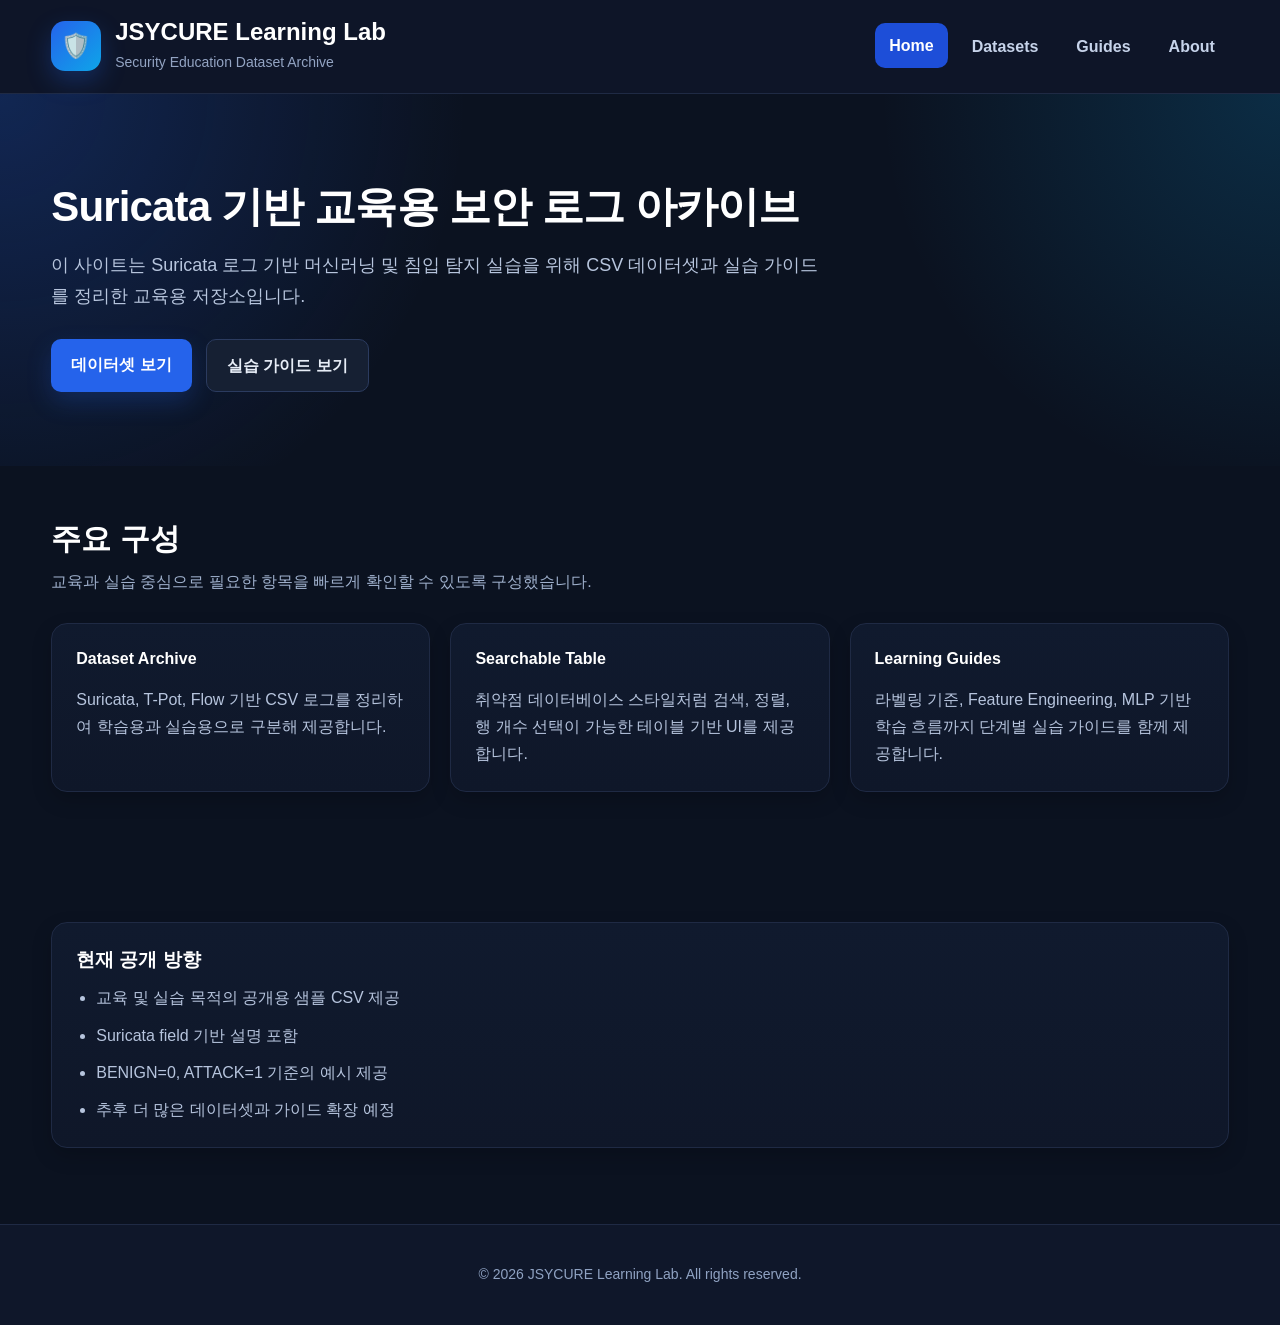
<file: index.html>
<!DOCTYPE html>
<html lang="ko">
<head>
    <meta charset="UTF-8">
    <meta name="viewport" content="width=device-width, initial-scale=1.0">
    <title>JSYCURE Learning Lab</title>
    <link rel="stylesheet" href="assets/style.css">
</head>
<body>
    <header class="site-header">
        <div class="container header-inner">
            <div class="brand">
                <div class="brand-icon">🛡️</div>
                <div>
                    <h1>JSYCURE Learning Lab</h1>
                    <p>Security Education Dataset Archive</p>
                </div>
            </div>

            <nav class="nav">
                <a href="index.html" class="active">Home</a>
                <a href="datasets.html">Datasets</a>
                <a href="guides.html">Guides</a>
                <a href="about.html">About</a>
            </nav>
        </div>
    </header>

    <main>
        <section class="hero">
            <div class="container">
                <h2>Suricata 기반 교육용 보안 로그 아카이브</h2>
                <p>
                    이 사이트는 Suricata 로그 기반 머신러닝 및 침입 탐지 실습을 위해
                    CSV 데이터셋과 실습 가이드를 정리한 교육용 저장소입니다.
                </p>

                <div class="hero-buttons">
                    <a href="datasets.html" class="btn btn-primary">데이터셋 보기</a>
                    <a href="guides.html" class="btn btn-secondary">실습 가이드 보기</a>
                </div>
            </div>
        </section>

        <section class="features-section">
            <div class="container">
                <div class="section-title">
                    <h3>주요 구성</h3>
                    <p>교육과 실습 중심으로 필요한 항목을 빠르게 확인할 수 있도록 구성했습니다.</p>
                </div>

                <div class="card-grid">
                    <div class="card">
                        <h4>Dataset Archive</h4>
                        <p>
                            Suricata, T-Pot, Flow 기반 CSV 로그를 정리하여
                            학습용과 실습용으로 구분해 제공합니다.
                        </p>
                    </div>

                    <div class="card">
                        <h4>Searchable Table</h4>
                        <p>
                            취약점 데이터베이스 스타일처럼 검색, 정렬, 행 개수 선택이 가능한
                            테이블 기반 UI를 제공합니다.
                        </p>
                    </div>

                    <div class="card">
                        <h4>Learning Guides</h4>
                        <p>
                            라벨링 기준, Feature Engineering, MLP 기반 학습 흐름까지
                            단계별 실습 가이드를 함께 제공합니다.
                        </p>
                    </div>
                </div>
            </div>
        </section>

        <section class="summary-section">
            <div class="container">
                <div class="summary-box">
                    <h3>현재 공개 방향</h3>
                    <ul>
                        <li>교육 및 실습 목적의 공개용 샘플 CSV 제공</li>
                        <li>Suricata field 기반 설명 포함</li>
                        <li>BENIGN=0, ATTACK=1 기준의 예시 제공</li>
                        <li>추후 더 많은 데이터셋과 가이드 확장 예정</li>
                    </ul>
                </div>
            </div>
        </section>
    </main>

    <footer class="site-footer">
        <div class="container footer-inner">
            <p>© 2026 JSYCURE Learning Lab. All rights reserved.</p>
        </div>
    </footer>
</body>
</html>
</file>
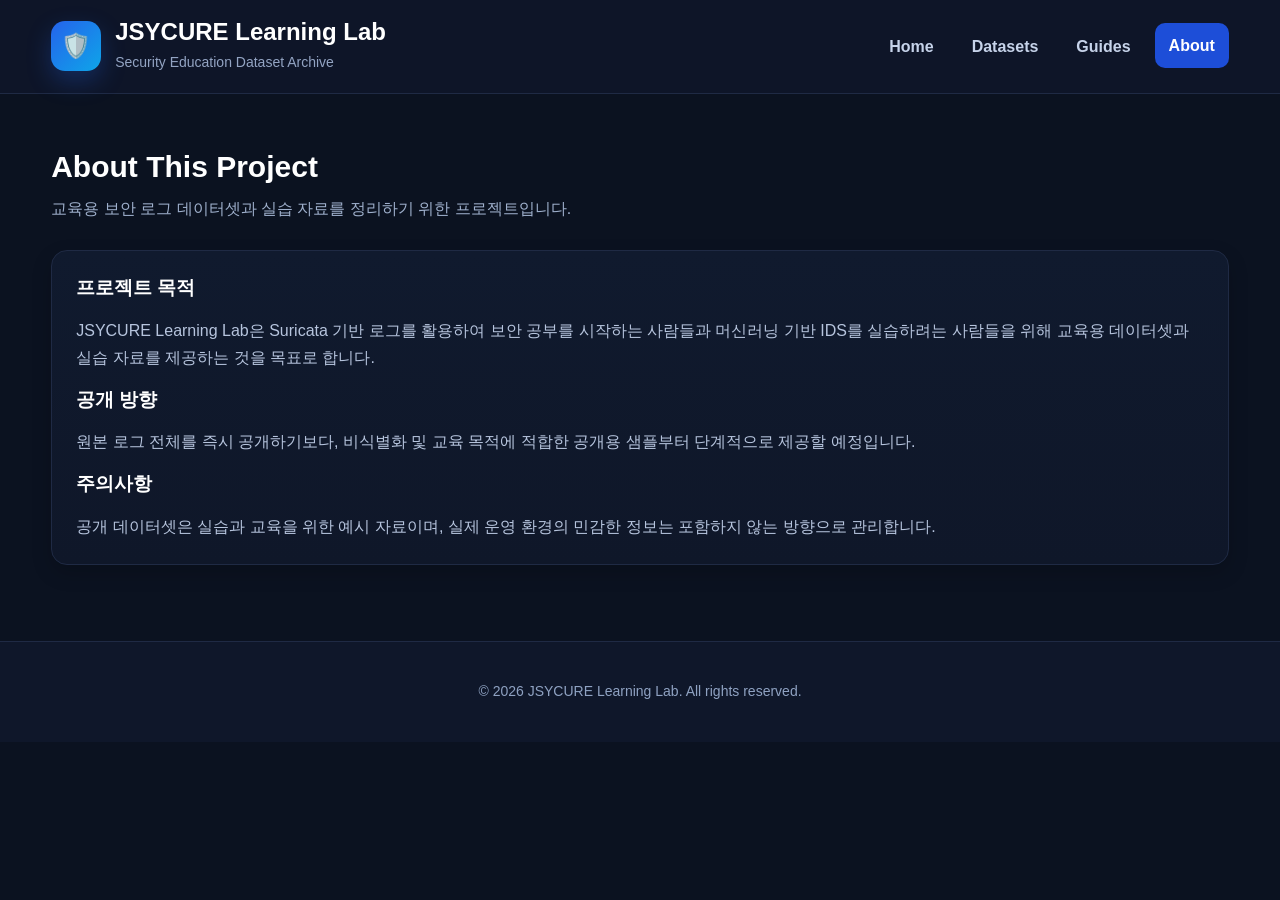
<file: about.html>
<!DOCTYPE html>
<html lang="ko">
<head>
    <meta charset="UTF-8">
    <meta name="viewport" content="width=device-width, initial-scale=1.0">
    <title>About | JSYCURE Learning Lab</title>
    <link rel="stylesheet" href="assets/style.css">
</head>
<body>
    <header class="site-header">
        <div class="container header-inner">
            <div class="brand">
                <div class="brand-icon">🛡️</div>
                <div>
                    <h1>JSYCURE Learning Lab</h1>
                    <p>Security Education Dataset Archive</p>
                </div>
            </div>

            <nav class="nav">
                <a href="index.html">Home</a>
                <a href="datasets.html">Datasets</a>
                <a href="guides.html">Guides</a>
                <a href="about.html" class="active">About</a>
            </nav>
        </div>
    </header>

    <main class="page-main">
        <section class="container">
            <div class="page-heading">
                <h2>About This Project</h2>
                <p>교육용 보안 로그 데이터셋과 실습 자료를 정리하기 위한 프로젝트입니다.</p>
            </div>

            <div class="content-box">
                <h3>프로젝트 목적</h3>
                <p>
                    JSYCURE Learning Lab은 Suricata 기반 로그를 활용하여
                    보안 공부를 시작하는 사람들과 머신러닝 기반 IDS를 실습하려는 사람들을 위해
                    교육용 데이터셋과 실습 자료를 제공하는 것을 목표로 합니다.
                </p>

                <h3>공개 방향</h3>
                <p>
                    원본 로그 전체를 즉시 공개하기보다,
                    비식별화 및 교육 목적에 적합한 공개용 샘플부터 단계적으로 제공할 예정입니다.
                </p>

                <h3>주의사항</h3>
                <p>
                    공개 데이터셋은 실습과 교육을 위한 예시 자료이며,
                    실제 운영 환경의 민감한 정보는 포함하지 않는 방향으로 관리합니다.
                </p>
            </div>
        </section>
    </main>

    <footer class="site-footer">
        <div class="container footer-inner">
            <p>© 2026 JSYCURE Learning Lab. All rights reserved.</p>
        </div>
    </footer>
</body>
</html>
</file>
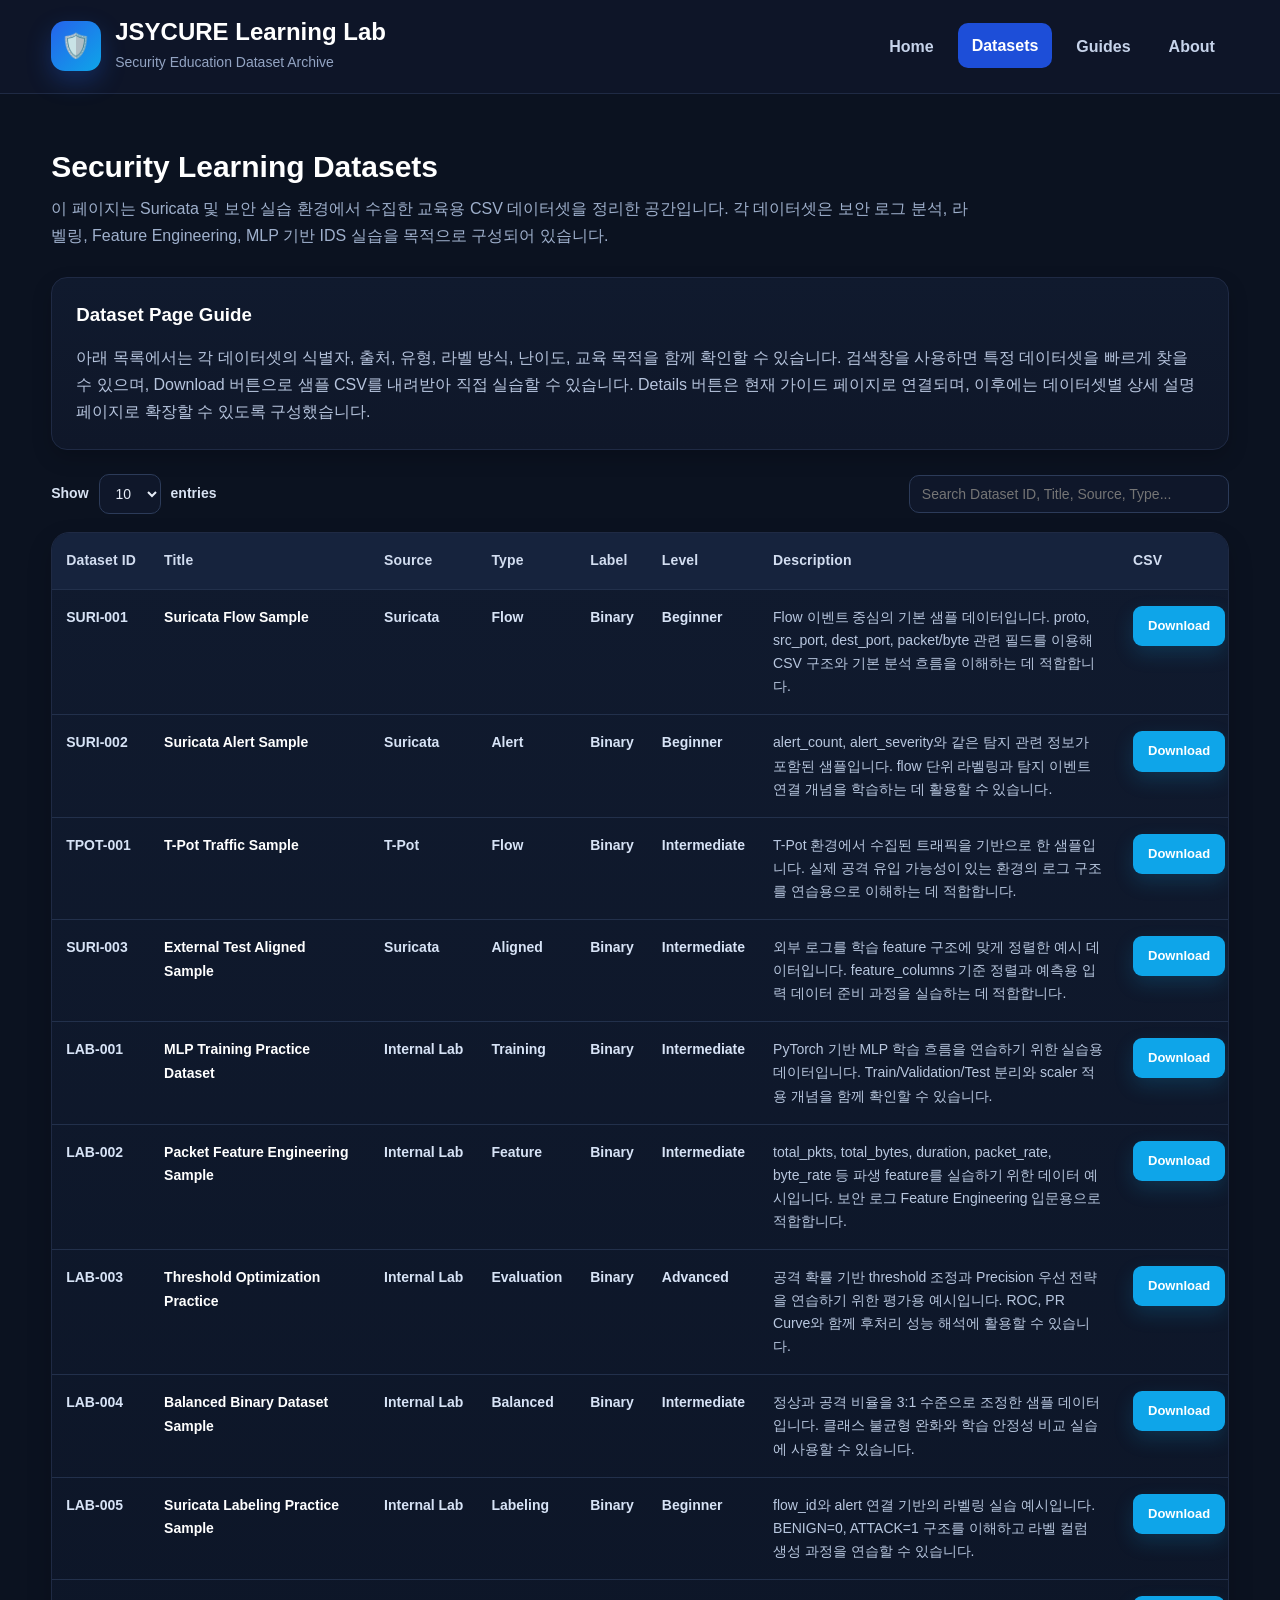
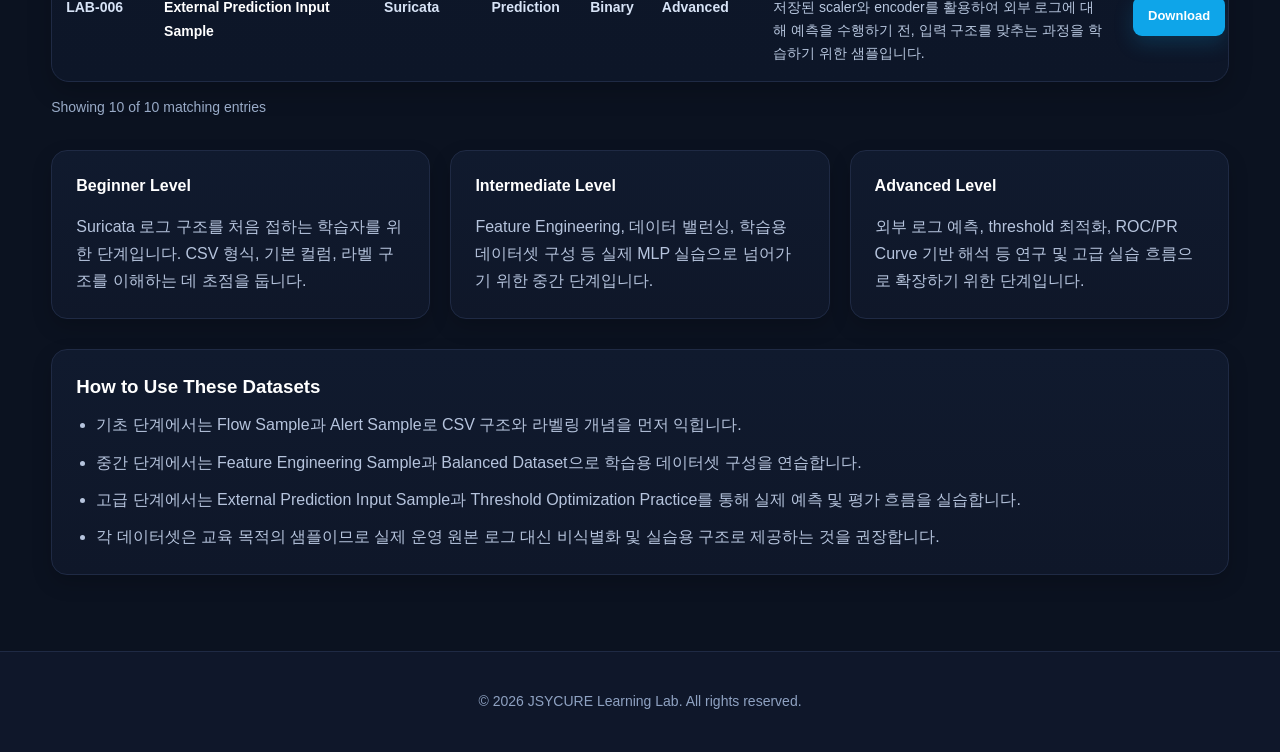
<file: datasets.html>
<!DOCTYPE html>
<html lang="ko">
<head>
    <meta charset="UTF-8">
    <meta name="viewport" content="width=device-width, initial-scale=1.0">
    <title>Datasets | JSYCURE Learning Lab</title>
    <link rel="stylesheet" href="assets/style.css">
</head>
<body>
    <header class="site-header">
        <div class="container header-inner">
            <div class="brand">
                <div class="brand-icon">🛡️</div>
                <div>
                    <h1>JSYCURE Learning Lab</h1>
                    <p>Security Education Dataset Archive</p>
                </div>
            </div>

            <nav class="nav">
                <a href="index.html">Home</a>
                <a href="datasets.html" class="active">Datasets</a>
                <a href="guides.html">Guides</a>
                <a href="about.html">About</a>
            </nav>
        </div>
    </header>

    <main class="page-main">
        <section class="container">
            <div class="page-heading">
                <h2>Security Learning Datasets</h2>
                <p>
                    이 페이지는 Suricata 및 보안 실습 환경에서 수집한 교육용 CSV 데이터셋을 정리한 공간입니다.
                    각 데이터셋은 보안 로그 분석, 라벨링, Feature Engineering, MLP 기반 IDS 실습을 목적으로 구성되어 있습니다.
                </p>
            </div>

            <div class="content-box" style="margin-bottom: 24px;">
                <h3>Dataset Page Guide</h3>
                <p>
                    아래 목록에서는 각 데이터셋의 식별자, 출처, 유형, 라벨 방식, 난이도, 교육 목적을 함께 확인할 수 있습니다.
                    검색창을 사용하면 특정 데이터셋을 빠르게 찾을 수 있으며,
                    Download 버튼으로 샘플 CSV를 내려받아 직접 실습할 수 있습니다.
                    Details 버튼은 현재 가이드 페이지로 연결되며,
                    이후에는 데이터셋별 상세 설명 페이지로 확장할 수 있도록 구성했습니다.
                </p>
            </div>

            <div class="table-toolbar">
                <div class="entries-box">
                    <label for="entriesSelect">Show</label>
                    <select id="entriesSelect">
                        <option value="5">5</option>
                        <option value="10" selected>10</option>
                        <option value="15">15</option>
                        <option value="20">20</option>
                    </select>
                    <span>entries</span>
                </div>

                <div class="search-box">
                    <input type="text" id="searchInput" placeholder="Search Dataset ID, Title, Source, Type...">
                </div>
            </div>

            <div class="table-wrapper">
                <table class="dataset-table">
                    <thead>
                        <tr>
                            <th>Dataset ID</th>
                            <th>Title</th>
                            <th>Source</th>
                            <th>Type</th>
                            <th>Label</th>
                            <th>Level</th>
                            <th>Description</th>
                            <th>CSV</th>
                            <th>Details</th>
                        </tr>
                    </thead>
                    <tbody id="datasetTableBody">
                        <tr>
                            <td>SURI-001</td>
                            <td>Suricata Flow Sample</td>
                            <td>Suricata</td>
                            <td>Flow</td>
                            <td>Binary</td>
                            <td>Beginner</td>
                            <td>
                                Flow 이벤트 중심의 기본 샘플 데이터입니다.
                                proto, src_port, dest_port, packet/byte 관련 필드를 이용해
                                CSV 구조와 기본 분석 흐름을 이해하는 데 적합합니다.
                            </td>
                            <td><a class="table-btn" href="data/suricata-flow-sample.csv" download>Download</a></td>
                            <td><a class="table-btn secondary" href="guides.html">Details</a></td>
                        </tr>

                        <tr>
                            <td>SURI-002</td>
                            <td>Suricata Alert Sample</td>
                            <td>Suricata</td>
                            <td>Alert</td>
                            <td>Binary</td>
                            <td>Beginner</td>
                            <td>
                                alert_count, alert_severity와 같은 탐지 관련 정보가 포함된 샘플입니다.
                                flow 단위 라벨링과 탐지 이벤트 연결 개념을 학습하는 데 활용할 수 있습니다.
                            </td>
                            <td><a class="table-btn" href="data/suricata-alert-sample.csv" download>Download</a></td>
                            <td><a class="table-btn secondary" href="guides.html">Details</a></td>
                        </tr>

                        <tr>
                            <td>TPOT-001</td>
                            <td>T-Pot Traffic Sample</td>
                            <td>T-Pot</td>
                            <td>Flow</td>
                            <td>Binary</td>
                            <td>Intermediate</td>
                            <td>
                                T-Pot 환경에서 수집된 트래픽을 기반으로 한 샘플입니다.
                                실제 공격 유입 가능성이 있는 환경의 로그 구조를 연습용으로 이해하는 데 적합합니다.
                            </td>
                            <td><a class="table-btn" href="data/tpot-traffic-sample.csv" download>Download</a></td>
                            <td><a class="table-btn secondary" href="guides.html">Details</a></td>
                        </tr>

                        <tr>
                            <td>SURI-003</td>
                            <td>External Test Aligned Sample</td>
                            <td>Suricata</td>
                            <td>Aligned</td>
                            <td>Binary</td>
                            <td>Intermediate</td>
                            <td>
                                외부 로그를 학습 feature 구조에 맞게 정렬한 예시 데이터입니다.
                                feature_columns 기준 정렬과 예측용 입력 데이터 준비 과정을 실습하는 데 적합합니다.
                            </td>
                            <td><a class="table-btn" href="data/suricata-flow-sample.csv" download>Download</a></td>
                            <td><a class="table-btn secondary" href="guides.html">Details</a></td>
                        </tr>

                        <tr>
                            <td>LAB-001</td>
                            <td>MLP Training Practice Dataset</td>
                            <td>Internal Lab</td>
                            <td>Training</td>
                            <td>Binary</td>
                            <td>Intermediate</td>
                            <td>
                                PyTorch 기반 MLP 학습 흐름을 연습하기 위한 실습용 데이터입니다.
                                Train/Validation/Test 분리와 scaler 적용 개념을 함께 확인할 수 있습니다.
                            </td>
                            <td><a class="table-btn" href="data/suricata-alert-sample.csv" download>Download</a></td>
                            <td><a class="table-btn secondary" href="guides.html">Details</a></td>
                        </tr>

                        <tr>
                            <td>LAB-002</td>
                            <td>Packet Feature Engineering Sample</td>
                            <td>Internal Lab</td>
                            <td>Feature</td>
                            <td>Binary</td>
                            <td>Intermediate</td>
                            <td>
                                total_pkts, total_bytes, duration, packet_rate, byte_rate 등
                                파생 feature를 실습하기 위한 데이터 예시입니다.
                                보안 로그 Feature Engineering 입문용으로 적합합니다.
                            </td>
                            <td><a class="table-btn" href="data/tpot-traffic-sample.csv" download>Download</a></td>
                            <td><a class="table-btn secondary" href="guides.html">Details</a></td>
                        </tr>

                        <tr>
                            <td>LAB-003</td>
                            <td>Threshold Optimization Practice</td>
                            <td>Internal Lab</td>
                            <td>Evaluation</td>
                            <td>Binary</td>
                            <td>Advanced</td>
                            <td>
                                공격 확률 기반 threshold 조정과 Precision 우선 전략을 연습하기 위한 평가용 예시입니다.
                                ROC, PR Curve와 함께 후처리 성능 해석에 활용할 수 있습니다.
                            </td>
                            <td><a class="table-btn" href="data/suricata-flow-sample.csv" download>Download</a></td>
                            <td><a class="table-btn secondary" href="guides.html">Details</a></td>
                        </tr>

                        <tr>
                            <td>LAB-004</td>
                            <td>Balanced Binary Dataset Sample</td>
                            <td>Internal Lab</td>
                            <td>Balanced</td>
                            <td>Binary</td>
                            <td>Intermediate</td>
                            <td>
                                정상과 공격 비율을 3:1 수준으로 조정한 샘플 데이터입니다.
                                클래스 불균형 완화와 학습 안정성 비교 실습에 사용할 수 있습니다.
                            </td>
                            <td><a class="table-btn" href="data/suricata-alert-sample.csv" download>Download</a></td>
                            <td><a class="table-btn secondary" href="guides.html">Details</a></td>
                        </tr>

                        <tr>
                            <td>LAB-005</td>
                            <td>Suricata Labeling Practice Sample</td>
                            <td>Internal Lab</td>
                            <td>Labeling</td>
                            <td>Binary</td>
                            <td>Beginner</td>
                            <td>
                                flow_id와 alert 연결 기반의 라벨링 실습 예시입니다.
                                BENIGN=0, ATTACK=1 구조를 이해하고 라벨 컬럼 생성 과정을 연습할 수 있습니다.
                            </td>
                            <td><a class="table-btn" href="data/tpot-traffic-sample.csv" download>Download</a></td>
                            <td><a class="table-btn secondary" href="guides.html">Details</a></td>
                        </tr>

                        <tr>
                            <td>LAB-006</td>
                            <td>External Prediction Input Sample</td>
                            <td>Suricata</td>
                            <td>Prediction</td>
                            <td>Binary</td>
                            <td>Advanced</td>
                            <td>
                                저장된 scaler와 encoder를 활용하여 외부 로그에 대해 예측을 수행하기 전,
                                입력 구조를 맞추는 과정을 학습하기 위한 샘플입니다.
                            </td>
                            <td><a class="table-btn" href="data/suricata-flow-sample.csv" download>Download</a></td>
                            <td><a class="table-btn secondary" href="guides.html">Details</a></td>
                        </tr>
                    </tbody>
                </table>
            </div>

            <div class="table-footer">
                <p id="tableCountInfo">Showing dataset entries</p>
            </div>
        </section>

        <section class="container" style="margin-top: 30px;">
            <div class="card-grid">
                <div class="card">
                    <h4>Beginner Level</h4>
                    <p>
                        Suricata 로그 구조를 처음 접하는 학습자를 위한 단계입니다.
                        CSV 형식, 기본 컬럼, 라벨 구조를 이해하는 데 초점을 둡니다.
                    </p>
                </div>

                <div class="card">
                    <h4>Intermediate Level</h4>
                    <p>
                        Feature Engineering, 데이터 밸런싱, 학습용 데이터셋 구성 등
                        실제 MLP 실습으로 넘어가기 위한 중간 단계입니다.
                    </p>
                </div>

                <div class="card">
                    <h4>Advanced Level</h4>
                    <p>
                        외부 로그 예측, threshold 최적화, ROC/PR Curve 기반 해석 등
                        연구 및 고급 실습 흐름으로 확장하기 위한 단계입니다.
                    </p>
                </div>
            </div>
        </section>

        <section class="container" style="margin-top: 30px;">
            <div class="summary-box">
                <h3>How to Use These Datasets</h3>
                <ul>
                    <li>기초 단계에서는 Flow Sample과 Alert Sample로 CSV 구조와 라벨링 개념을 먼저 익힙니다.</li>
                    <li>중간 단계에서는 Feature Engineering Sample과 Balanced Dataset으로 학습용 데이터셋 구성을 연습합니다.</li>
                    <li>고급 단계에서는 External Prediction Input Sample과 Threshold Optimization Practice를 통해 실제 예측 및 평가 흐름을 실습합니다.</li>
                    <li>각 데이터셋은 교육 목적의 샘플이므로 실제 운영 원본 로그 대신 비식별화 및 실습용 구조로 제공하는 것을 권장합니다.</li>
                </ul>
            </div>
        </section>
    </main>

    <footer class="site-footer">
        <div class="container footer-inner">
            <p>© 2026 JSYCURE Learning Lab. All rights reserved.</p>
        </div>
    </footer>

    <script src="assets/app.js"></script>
</body>
</html>
</file>
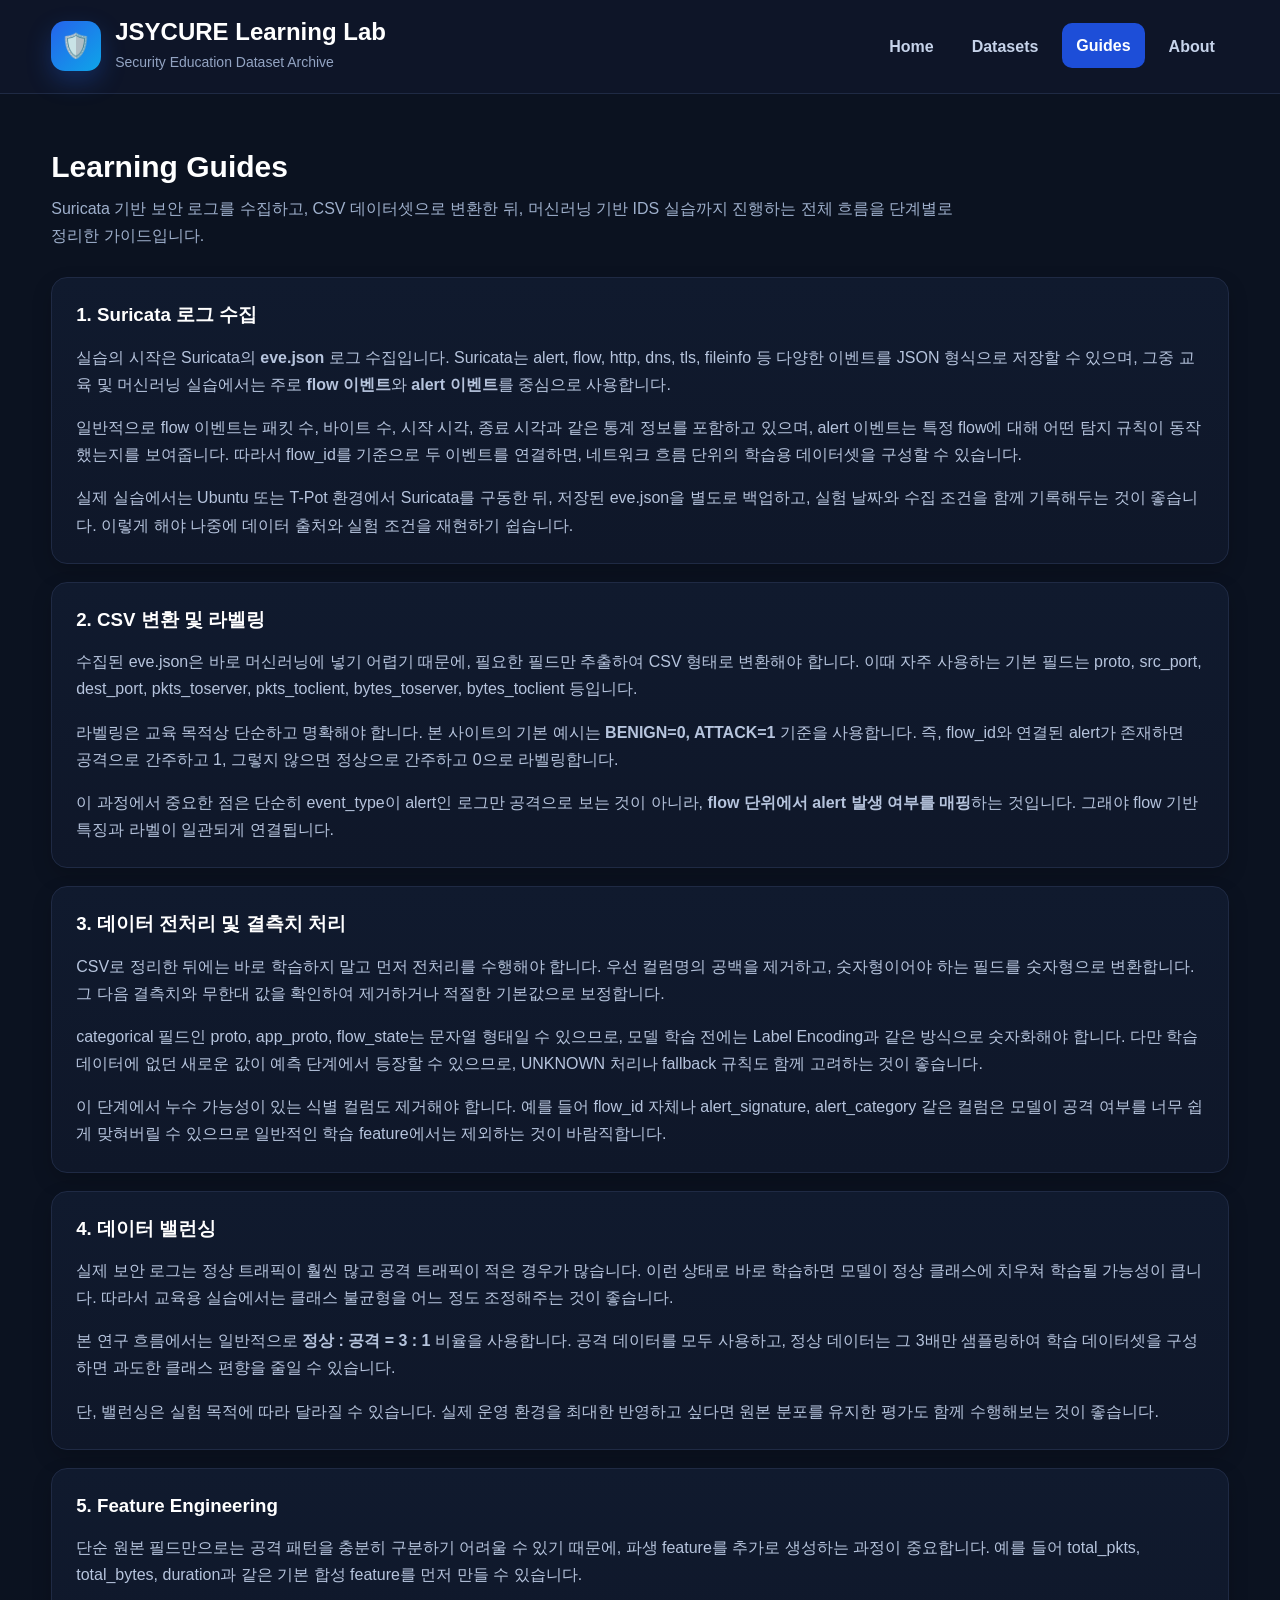
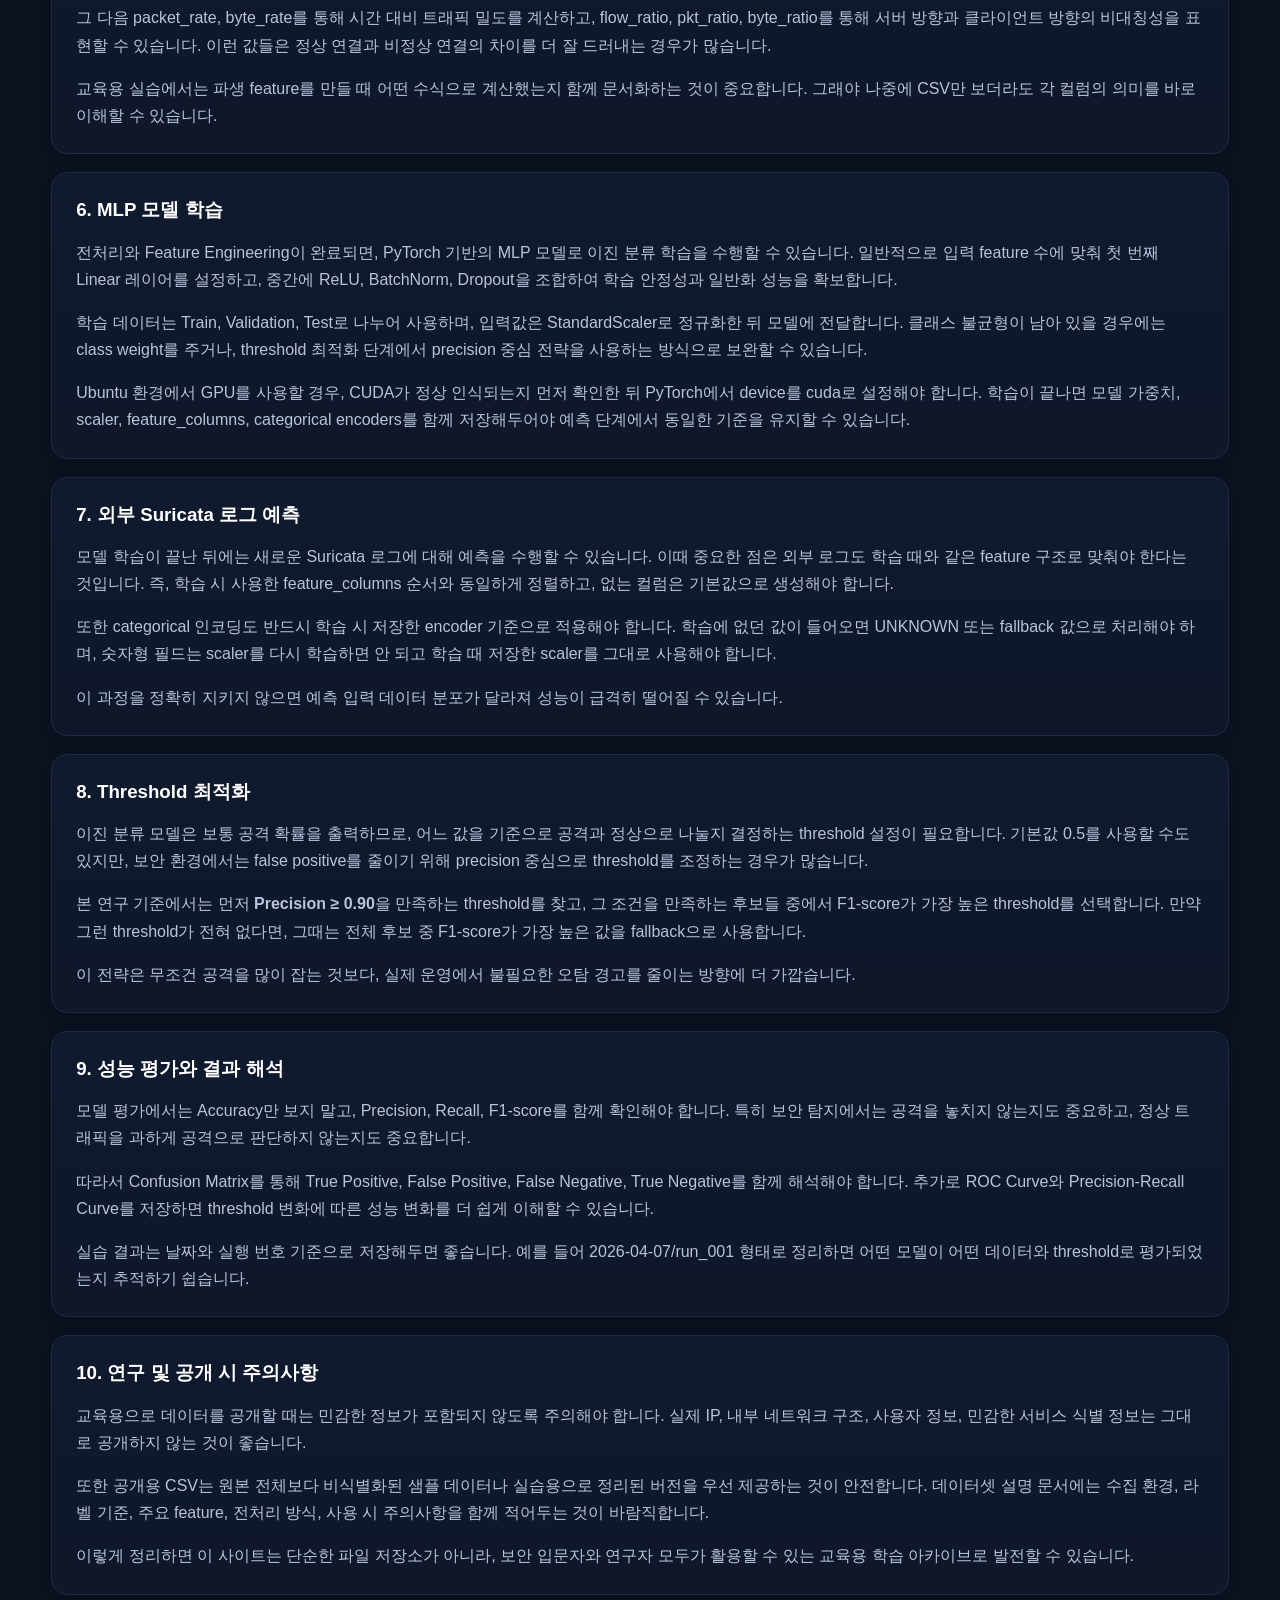
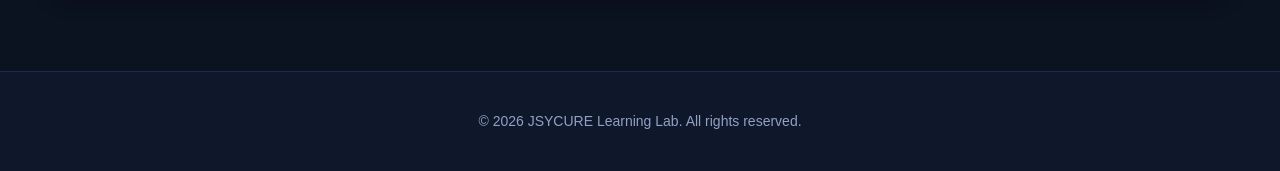
<file: guides.html>
<!DOCTYPE html>
<html lang="ko">
<head>
    <meta charset="UTF-8">
    <meta name="viewport" content="width=device-width, initial-scale=1.0">
    <title>Guides | JSYCURE Learning Lab</title>
    <link rel="stylesheet" href="assets/style.css">
</head>
<body>
    <header class="site-header">
        <div class="container header-inner">
            <div class="brand">
                <div class="brand-icon">🛡️</div>
                <div>
                    <h1>JSYCURE Learning Lab</h1>
                    <p>Security Education Dataset Archive</p>
                </div>
            </div>

            <nav class="nav">
                <a href="index.html">Home</a>
                <a href="datasets.html">Datasets</a>
                <a href="guides.html" class="active">Guides</a>
                <a href="about.html">About</a>
            </nav>
        </div>
    </header>

    <main class="page-main">
        <section class="container">
            <div class="page-heading">
                <h2>Learning Guides</h2>
                <p>
                    Suricata 기반 보안 로그를 수집하고, CSV 데이터셋으로 변환한 뒤,
                    머신러닝 기반 IDS 실습까지 진행하는 전체 흐름을 단계별로 정리한 가이드입니다.
                </p>
            </div>

            <div class="guide-list">
                <article class="guide-card">
                    <h3>1. Suricata 로그 수집</h3>
                    <p>
                        실습의 시작은 Suricata의 <strong>eve.json</strong> 로그 수집입니다.
                        Suricata는 alert, flow, http, dns, tls, fileinfo 등 다양한 이벤트를 JSON 형식으로 저장할 수 있으며,
                        그중 교육 및 머신러닝 실습에서는 주로 <strong>flow 이벤트</strong>와 <strong>alert 이벤트</strong>를 중심으로 사용합니다.
                    </p>
                    <p>
                        일반적으로 flow 이벤트는 패킷 수, 바이트 수, 시작 시각, 종료 시각과 같은
                        통계 정보를 포함하고 있으며, alert 이벤트는 특정 flow에 대해
                        어떤 탐지 규칙이 동작했는지를 보여줍니다.
                        따라서 flow_id를 기준으로 두 이벤트를 연결하면,
                        네트워크 흐름 단위의 학습용 데이터셋을 구성할 수 있습니다.
                    </p>
                    <p>
                        실제 실습에서는 Ubuntu 또는 T-Pot 환경에서 Suricata를 구동한 뒤,
                        저장된 eve.json을 별도로 백업하고, 실험 날짜와 수집 조건을 함께 기록해두는 것이 좋습니다.
                        이렇게 해야 나중에 데이터 출처와 실험 조건을 재현하기 쉽습니다.
                    </p>
                </article>

                <article class="guide-card">
                    <h3>2. CSV 변환 및 라벨링</h3>
                    <p>
                        수집된 eve.json은 바로 머신러닝에 넣기 어렵기 때문에,
                        필요한 필드만 추출하여 CSV 형태로 변환해야 합니다.
                        이때 자주 사용하는 기본 필드는 proto, src_port, dest_port,
                        pkts_toserver, pkts_toclient, bytes_toserver, bytes_toclient 등입니다.
                    </p>
                    <p>
                        라벨링은 교육 목적상 단순하고 명확해야 합니다.
                        본 사이트의 기본 예시는 <strong>BENIGN=0, ATTACK=1</strong> 기준을 사용합니다.
                        즉, flow_id와 연결된 alert가 존재하면 공격으로 간주하고 1,
                        그렇지 않으면 정상으로 간주하고 0으로 라벨링합니다.
                    </p>
                    <p>
                        이 과정에서 중요한 점은 단순히 event_type이 alert인 로그만 공격으로 보는 것이 아니라,
                        <strong>flow 단위에서 alert 발생 여부를 매핑</strong>하는 것입니다.
                        그래야 flow 기반 특징과 라벨이 일관되게 연결됩니다.
                    </p>
                </article>

                <article class="guide-card">
                    <h3>3. 데이터 전처리 및 결측치 처리</h3>
                    <p>
                        CSV로 정리한 뒤에는 바로 학습하지 말고 먼저 전처리를 수행해야 합니다.
                        우선 컬럼명의 공백을 제거하고, 숫자형이어야 하는 필드를 숫자형으로 변환합니다.
                        그 다음 결측치와 무한대 값을 확인하여 제거하거나 적절한 기본값으로 보정합니다.
                    </p>
                    <p>
                        categorical 필드인 proto, app_proto, flow_state는 문자열 형태일 수 있으므로,
                        모델 학습 전에는 Label Encoding과 같은 방식으로 숫자화해야 합니다.
                        다만 학습 데이터에 없던 새로운 값이 예측 단계에서 등장할 수 있으므로,
                        UNKNOWN 처리나 fallback 규칙도 함께 고려하는 것이 좋습니다.
                    </p>
                    <p>
                        이 단계에서 누수 가능성이 있는 식별 컬럼도 제거해야 합니다.
                        예를 들어 flow_id 자체나 alert_signature, alert_category 같은 컬럼은
                        모델이 공격 여부를 너무 쉽게 맞혀버릴 수 있으므로
                        일반적인 학습 feature에서는 제외하는 것이 바람직합니다.
                    </p>
                </article>

                <article class="guide-card">
                    <h3>4. 데이터 밸런싱</h3>
                    <p>
                        실제 보안 로그는 정상 트래픽이 훨씬 많고 공격 트래픽이 적은 경우가 많습니다.
                        이런 상태로 바로 학습하면 모델이 정상 클래스에 치우쳐 학습될 가능성이 큽니다.
                        따라서 교육용 실습에서는 클래스 불균형을 어느 정도 조정해주는 것이 좋습니다.
                    </p>
                    <p>
                        본 연구 흐름에서는 일반적으로 <strong>정상 : 공격 = 3 : 1</strong> 비율을 사용합니다.
                        공격 데이터를 모두 사용하고, 정상 데이터는 그 3배만 샘플링하여
                        학습 데이터셋을 구성하면 과도한 클래스 편향을 줄일 수 있습니다.
                    </p>
                    <p>
                        단, 밸런싱은 실험 목적에 따라 달라질 수 있습니다.
                        실제 운영 환경을 최대한 반영하고 싶다면 원본 분포를 유지한 평가도 함께 수행해보는 것이 좋습니다.
                    </p>
                </article>

                <article class="guide-card">
                    <h3>5. Feature Engineering</h3>
                    <p>
                        단순 원본 필드만으로는 공격 패턴을 충분히 구분하기 어려울 수 있기 때문에,
                        파생 feature를 추가로 생성하는 과정이 중요합니다.
                        예를 들어 total_pkts, total_bytes, duration과 같은 기본 합성 feature를 먼저 만들 수 있습니다.
                    </p>
                    <p>
                        그 다음 packet_rate, byte_rate를 통해 시간 대비 트래픽 밀도를 계산하고,
                        flow_ratio, pkt_ratio, byte_ratio를 통해 서버 방향과 클라이언트 방향의
                        비대칭성을 표현할 수 있습니다.
                        이런 값들은 정상 연결과 비정상 연결의 차이를 더 잘 드러내는 경우가 많습니다.
                    </p>
                    <p>
                        교육용 실습에서는 파생 feature를 만들 때
                        어떤 수식으로 계산했는지 함께 문서화하는 것이 중요합니다.
                        그래야 나중에 CSV만 보더라도 각 컬럼의 의미를 바로 이해할 수 있습니다.
                    </p>
                </article>

                <article class="guide-card">
                    <h3>6. MLP 모델 학습</h3>
                    <p>
                        전처리와 Feature Engineering이 완료되면,
                        PyTorch 기반의 MLP 모델로 이진 분류 학습을 수행할 수 있습니다.
                        일반적으로 입력 feature 수에 맞춰 첫 번째 Linear 레이어를 설정하고,
                        중간에 ReLU, BatchNorm, Dropout을 조합하여 학습 안정성과 일반화 성능을 확보합니다.
                    </p>
                    <p>
                        학습 데이터는 Train, Validation, Test로 나누어 사용하며,
                        입력값은 StandardScaler로 정규화한 뒤 모델에 전달합니다.
                        클래스 불균형이 남아 있을 경우에는 class weight를 주거나,
                        threshold 최적화 단계에서 precision 중심 전략을 사용하는 방식으로 보완할 수 있습니다.
                    </p>
                    <p>
                        Ubuntu 환경에서 GPU를 사용할 경우,
                        CUDA가 정상 인식되는지 먼저 확인한 뒤 PyTorch에서 device를 cuda로 설정해야 합니다.
                        학습이 끝나면 모델 가중치, scaler, feature_columns, categorical encoders를 함께 저장해두어야
                        예측 단계에서 동일한 기준을 유지할 수 있습니다.
                    </p>
                </article>

                <article class="guide-card">
                    <h3>7. 외부 Suricata 로그 예측</h3>
                    <p>
                        모델 학습이 끝난 뒤에는 새로운 Suricata 로그에 대해 예측을 수행할 수 있습니다.
                        이때 중요한 점은 외부 로그도 학습 때와 같은 feature 구조로 맞춰야 한다는 것입니다.
                        즉, 학습 시 사용한 feature_columns 순서와 동일하게 정렬하고,
                        없는 컬럼은 기본값으로 생성해야 합니다.
                    </p>
                    <p>
                        또한 categorical 인코딩도 반드시 학습 시 저장한 encoder 기준으로 적용해야 합니다.
                        학습에 없던 값이 들어오면 UNKNOWN 또는 fallback 값으로 처리해야 하며,
                        숫자형 필드는 scaler를 다시 학습하면 안 되고
                        학습 때 저장한 scaler를 그대로 사용해야 합니다.
                    </p>
                    <p>
                        이 과정을 정확히 지키지 않으면 예측 입력 데이터 분포가 달라져
                        성능이 급격히 떨어질 수 있습니다.
                    </p>
                </article>

                <article class="guide-card">
                    <h3>8. Threshold 최적화</h3>
                    <p>
                        이진 분류 모델은 보통 공격 확률을 출력하므로,
                        어느 값을 기준으로 공격과 정상으로 나눌지 결정하는 threshold 설정이 필요합니다.
                        기본값 0.5를 사용할 수도 있지만,
                        보안 환경에서는 false positive를 줄이기 위해
                        precision 중심으로 threshold를 조정하는 경우가 많습니다.
                    </p>
                    <p>
                        본 연구 기준에서는 먼저 <strong>Precision ≥ 0.90</strong>을 만족하는 threshold를 찾고,
                        그 조건을 만족하는 후보들 중에서 F1-score가 가장 높은 threshold를 선택합니다.
                        만약 그런 threshold가 전혀 없다면,
                        그때는 전체 후보 중 F1-score가 가장 높은 값을 fallback으로 사용합니다.
                    </p>
                    <p>
                        이 전략은 무조건 공격을 많이 잡는 것보다,
                        실제 운영에서 불필요한 오탐 경고를 줄이는 방향에 더 가깝습니다.
                    </p>
                </article>

                <article class="guide-card">
                    <h3>9. 성능 평가와 결과 해석</h3>
                    <p>
                        모델 평가에서는 Accuracy만 보지 말고,
                        Precision, Recall, F1-score를 함께 확인해야 합니다.
                        특히 보안 탐지에서는 공격을 놓치지 않는지도 중요하고,
                        정상 트래픽을 과하게 공격으로 판단하지 않는지도 중요합니다.
                    </p>
                    <p>
                        따라서 Confusion Matrix를 통해
                        True Positive, False Positive, False Negative, True Negative를 함께 해석해야 합니다.
                        추가로 ROC Curve와 Precision-Recall Curve를 저장하면
                        threshold 변화에 따른 성능 변화를 더 쉽게 이해할 수 있습니다.
                    </p>
                    <p>
                        실습 결과는 날짜와 실행 번호 기준으로 저장해두면 좋습니다.
                        예를 들어 2026-04-07/run_001 형태로 정리하면
                        어떤 모델이 어떤 데이터와 threshold로 평가되었는지 추적하기 쉽습니다.
                    </p>
                </article>

                <article class="guide-card">
                    <h3>10. 연구 및 공개 시 주의사항</h3>
                    <p>
                        교육용으로 데이터를 공개할 때는 민감한 정보가 포함되지 않도록 주의해야 합니다.
                        실제 IP, 내부 네트워크 구조, 사용자 정보, 민감한 서비스 식별 정보는
                        그대로 공개하지 않는 것이 좋습니다.
                    </p>
                    <p>
                        또한 공개용 CSV는 원본 전체보다
                        비식별화된 샘플 데이터나 실습용으로 정리된 버전을 우선 제공하는 것이 안전합니다.
                        데이터셋 설명 문서에는 수집 환경, 라벨 기준, 주요 feature, 전처리 방식,
                        사용 시 주의사항을 함께 적어두는 것이 바람직합니다.
                    </p>
                    <p>
                        이렇게 정리하면 이 사이트는 단순한 파일 저장소가 아니라,
                        보안 입문자와 연구자 모두가 활용할 수 있는 교육용 학습 아카이브로 발전할 수 있습니다.
                    </p>
                </article>
            </div>
        </section>
    </main>

    <footer class="site-footer">
        <div class="container footer-inner">
            <p>© 2026 JSYCURE Learning Lab. All rights reserved.</p>
        </div>
    </footer>
</body>
</html>
</file>
<file: assets/style.css>
* {
    box-sizing: border-box;
}

html {
    scroll-behavior: smooth;
}

body {
    margin: 0;
    font-family: Arial, "Noto Sans KR", sans-serif;
    background-color: #0b1220;
    color: #e7edf7;
    line-height: 1.7;
}

a {
    text-decoration: none;
    color: inherit;
}

img {
    max-width: 100%;
    display: block;
}

.container {
    width: min(1200px, 92%);
    margin: 0 auto;
}

/* =========================
   Header
========================= */
.site-header {
    background-color: rgba(15, 23, 42, 0.95);
    border-bottom: 1px solid #1f2a44;
    position: sticky;
    top: 0;
    z-index: 1000;
    backdrop-filter: blur(8px);
}

.header-inner {
    display: flex;
    justify-content: space-between;
    align-items: center;
    padding: 18px 0;
    gap: 20px;
}

.brand {
    display: flex;
    align-items: center;
    gap: 14px;
}

.brand-icon {
    width: 50px;
    height: 50px;
    border-radius: 14px;
    background: linear-gradient(135deg, #2563eb, #0ea5e9);
    display: flex;
    align-items: center;
    justify-content: center;
    font-size: 24px;
    box-shadow: 0 10px 24px rgba(37, 99, 235, 0.28);
}

.brand h1 {
    margin: 0;
    font-size: 24px;
    color: #ffffff;
    line-height: 1.2;
}

.brand p {
    margin: 4px 0 0 0;
    color: #93a4c3;
    font-size: 14px;
}

.nav {
    display: flex;
    gap: 10px;
    flex-wrap: wrap;
}

.nav a {
    color: #c6d3ea;
    font-weight: 700;
    padding: 9px 14px;
    border-radius: 10px;
    transition: background-color 0.2s ease, color 0.2s ease, transform 0.2s ease;
}

.nav a:hover,
.nav a.active {
    background-color: #1d4ed8;
    color: #ffffff;
    transform: translateY(-1px);
}

/* =========================
   Main / Hero
========================= */
.hero {
    padding: 88px 0 74px;
    background:
        radial-gradient(circle at top left, rgba(37, 99, 235, 0.25), transparent 35%),
        radial-gradient(circle at top right, rgba(14, 165, 233, 0.18), transparent 30%);
}

.hero h2 {
    margin: 0 0 18px;
    font-size: 42px;
    line-height: 1.2;
    color: #ffffff;
    letter-spacing: -0.02em;
}

.hero p {
    max-width: 780px;
    margin: 0;
    color: #b7c5dd;
    font-size: 18px;
}

.hero-buttons {
    margin-top: 28px;
    display: flex;
    gap: 14px;
    flex-wrap: wrap;
}

.page-main,
.features-section,
.summary-section {
    padding: 54px 0 76px;
}

/* =========================
   Buttons
========================= */
.btn {
    display: inline-block;
    padding: 12px 20px;
    border-radius: 10px;
    font-weight: 700;
    transition: 0.2s ease;
}

.btn-primary {
    background-color: #2563eb;
    color: #ffffff;
    box-shadow: 0 10px 24px rgba(37, 99, 235, 0.22);
}

.btn-primary:hover {
    background-color: #1d4ed8;
    transform: translateY(-1px);
}

.btn-secondary {
    background-color: #162033;
    border: 1px solid #2b3b5f;
    color: #e7edf7;
}

.btn-secondary:hover {
    background-color: #1d2a44;
    transform: translateY(-1px);
}

/* =========================
   Typography / Sections
========================= */
.section-title,
.page-heading {
    margin-bottom: 28px;
}

.section-title h3,
.page-heading h2 {
    margin: 0 0 10px;
    font-size: 30px;
    color: #ffffff;
    line-height: 1.25;
}

.section-title p,
.page-heading p {
    margin: 0;
    color: #9fb0cc;
    max-width: 920px;
}

/* =========================
   Cards / Boxes
========================= */
.card-grid {
    display: grid;
    grid-template-columns: repeat(3, 1fr);
    gap: 20px;
}

.card,
.guide-card,
.content-box,
.summary-box {
    background: linear-gradient(180deg, #101a2e 0%, #0f1729 100%);
    border: 1px solid #1f2a44;
    border-radius: 16px;
    padding: 24px;
    box-shadow: 0 8px 20px rgba(0, 0, 0, 0.18);
}

.card h4,
.guide-card h3,
.content-box h3,
.summary-box h3 {
    margin-top: 0;
    margin-bottom: 12px;
    color: #ffffff;
    line-height: 1.35;
}

.card p,
.guide-card p,
.content-box p,
.summary-box li {
    color: #b6c4dd;
}

.guide-list {
    display: grid;
    grid-template-columns: 1fr;
    gap: 18px;
}

.guide-card p:last-child,
.card p:last-child,
.content-box p:last-child {
    margin-bottom: 0;
}

.summary-box ul {
    margin: 0;
    padding-left: 20px;
}

.summary-box li + li {
    margin-top: 10px;
}

/* =========================
   Dataset Controls
========================= */
.table-toolbar {
    display: flex;
    justify-content: space-between;
    align-items: center;
    gap: 16px;
    flex-wrap: wrap;
    margin-bottom: 18px;
}

.entries-box,
.search-box {
    display: flex;
    align-items: center;
    gap: 10px;
    color: #d8e2f2;
    font-size: 14px;
    font-weight: 600;
}

.entries-box select,
.search-box input {
    background-color: #0f172a;
    border: 1px solid #2c3b59;
    color: #e7edf7;
    padding: 10px 12px;
    border-radius: 10px;
    font-size: 14px;
    transition: border-color 0.2s ease, box-shadow 0.2s ease;
}

.entries-box select:focus,
.search-box input:focus {
    outline: none;
    border-color: #3b82f6;
    box-shadow: 0 0 0 3px rgba(59, 130, 246, 0.18);
}

.search-box input {
    min-width: 320px;
}

/* =========================
   Dataset Table
========================= */
.table-wrapper {
    overflow-x: auto;
    background: linear-gradient(180deg, #101a2e 0%, #0d1628 100%);
    border: 1px solid #1f2a44;
    border-radius: 18px;
    box-shadow: 0 10px 24px rgba(0, 0, 0, 0.2);
}

.dataset-table {
    width: 100%;
    border-collapse: collapse;
    min-width: 1200px;
}

.dataset-table thead {
    background-color: #16233d;
}

.dataset-table th,
.dataset-table td {
    padding: 16px 14px;
    text-align: left;
    border-bottom: 1px solid #22304b;
    font-size: 14px;
    vertical-align: top;
}

.dataset-table th {
    color: #d2ddf0;
    font-weight: 700;
    white-space: nowrap;
    letter-spacing: 0.01em;
}

.dataset-table td {
    color: #e7edf7;
}

.dataset-table tbody tr {
    transition: background-color 0.2s ease;
}

.dataset-table tbody tr:hover {
    background-color: #16243c;
}

.dataset-table tbody tr:last-child td {
    border-bottom: none;
}

/* 각 열 느낌 보정 */
.dataset-table td:nth-child(1),
.dataset-table td:nth-child(3),
.dataset-table td:nth-child(4),
.dataset-table td:nth-child(5),
.dataset-table td:nth-child(6) {
    white-space: nowrap;
    font-weight: 600;
    color: #d7e3f6;
}

.dataset-table td:nth-child(2) {
    min-width: 220px;
    font-weight: 700;
    color: #ffffff;
}

.dataset-table td:nth-child(7) {
    min-width: 360px;
    max-width: 420px;
    white-space: normal;
    line-height: 1.65;
    color: #b8c7df;
}

/* =========================
   Table Buttons
========================= */
.table-btn {
    display: inline-flex;
    align-items: center;
    justify-content: center;
    min-width: 92px;
    padding: 9px 14px;
    border-radius: 9px;
    background-color: #0ea5e9;
    color: #ffffff;
    font-weight: 700;
    font-size: 13px;
    transition: 0.2s ease;
    box-shadow: 0 8px 20px rgba(14, 165, 233, 0.18);
}

.table-btn:hover {
    background-color: #0284c7;
    transform: translateY(-1px);
}

.table-btn.secondary {
    background-color: #334155;
    box-shadow: none;
}

.table-btn.secondary:hover {
    background-color: #475569;
    transform: translateY(-1px);
}

.table-footer {
    margin-top: 14px;
    color: #99abc7;
    font-size: 14px;
}

/* =========================
   Utility
========================= */
.hidden-row {
    display: none;
}

/* =========================
   Footer
========================= */
.site-footer {
    border-top: 1px solid #1f2a44;
    background-color: #0f172a;
}

.footer-inner {
    padding: 24px 0;
    text-align: center;
    color: #8fa2c2;
    font-size: 14px;
}

/* =========================
   Responsive
========================= */
@media (max-width: 1100px) {
    .card-grid {
        grid-template-columns: 1fr;
    }

    .dataset-table {
        min-width: 1050px;
    }
}

@media (max-width: 900px) {
    .header-inner {
        flex-direction: column;
        align-items: flex-start;
    }

    .nav {
        width: 100%;
    }

    .hero h2 {
        font-size: 32px;
    }

    .hero p {
        font-size: 16px;
    }

    .page-heading h2,
    .section-title h3 {
        font-size: 26px;
    }

    .search-box {
        width: 100%;
    }

    .search-box input {
        min-width: 0;
        width: 100%;
    }

    .table-toolbar {
        align-items: stretch;
    }
}

@media (max-width: 640px) {
    .brand {
        align-items: flex-start;
    }

    .brand h1 {
        font-size: 20px;
    }

    .brand p {
        font-size: 13px;
    }

    .hero {
        padding: 68px 0 54px;
    }

    .hero h2 {
        font-size: 28px;
    }

    .btn {
        width: 100%;
        text-align: center;
    }

    .hero-buttons {
        flex-direction: column;
    }

    .card,
    .guide-card,
    .content-box,
    .summary-box {
        padding: 20px;
    }

    .dataset-table {
        min-width: 980px;
    }
}
</file>
